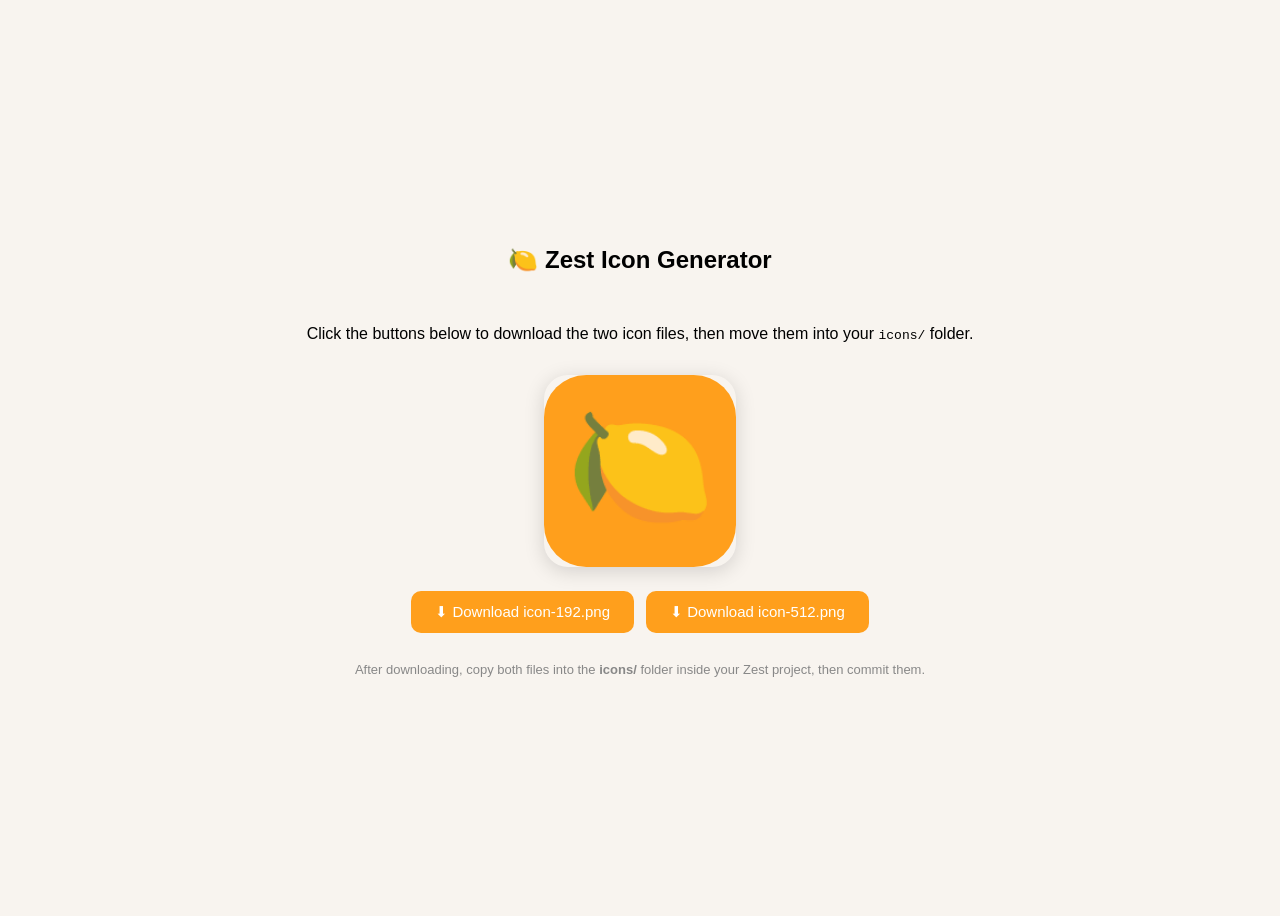
<file: make-icons.html>
<!DOCTYPE html>
<html>
<head><meta charset="UTF-8"><title>Zest Icon Generator</title>
<style>body{font-family:sans-serif;display:flex;flex-direction:column;align-items:center;justify-content:center;min-height:100vh;background:#f8f4ef;gap:16px}</style>
</head>
<body>
<h2>🍋 Zest Icon Generator</h2>
<p>Click the buttons below to download the two icon files, then move them into your <code>icons/</code> folder.</p>
<canvas id="c" style="border-radius:24px;box-shadow:0 4px 20px rgba(0,0,0,0.15)"></canvas>
<div style="display:flex;gap:12px;margin-top:8px">
  <button onclick="download(192)" style="padding:12px 24px;font-size:15px;border-radius:10px;background:#FF9F1C;color:white;border:none;cursor:pointer">⬇ Download icon-192.png</button>
  <button onclick="download(512)" style="padding:12px 24px;font-size:15px;border-radius:10px;background:#FF9F1C;color:white;border:none;cursor:pointer">⬇ Download icon-512.png</button>
</div>
<p style="color:#888;font-size:13px">After downloading, copy both files into the <strong>icons/</strong> folder inside your Zest project, then commit them.</p>

<script>
function draw(size) {
  const c = document.getElementById('c');
  c.width = size; c.height = size;
  c.style.width = Math.min(size, 200) + 'px';
  c.style.height = Math.min(size, 200) + 'px';
  const ctx = c.getContext('2d');
  const r = size * 0.22;
  // background rounded rect
  ctx.fillStyle = '#FF9F1C';
  roundRect(ctx, 0, 0, size, size, r);
  ctx.fill();
  // lemon emoji
  ctx.font = `${size * 0.62}px serif`;
  ctx.textAlign = 'center';
  ctx.textBaseline = 'middle';
  ctx.fillText('🍋', size / 2, size / 2 + size * 0.03);
  return c;
}

function roundRect(ctx, x, y, w, h, r) {
  ctx.beginPath();
  ctx.moveTo(x + r, y);
  ctx.lineTo(x + w - r, y); ctx.arcTo(x + w, y, x + w, y + r, r);
  ctx.lineTo(x + w, y + h - r); ctx.arcTo(x + w, y + h, x + w - r, y + h, r);
  ctx.lineTo(x + r, y + h); ctx.arcTo(x, y + h, x, y + h - r, r);
  ctx.lineTo(x, y + r); ctx.arcTo(x, y, x + r, y, r);
  ctx.closePath();
}

function download(size) {
  draw(size);
  const a = document.createElement('a');
  a.href = document.getElementById('c').toDataURL('image/png');
  a.download = `icon-${size}.png`;
  a.click();
}

draw(192);
</script>
</body>
</html>
</file>
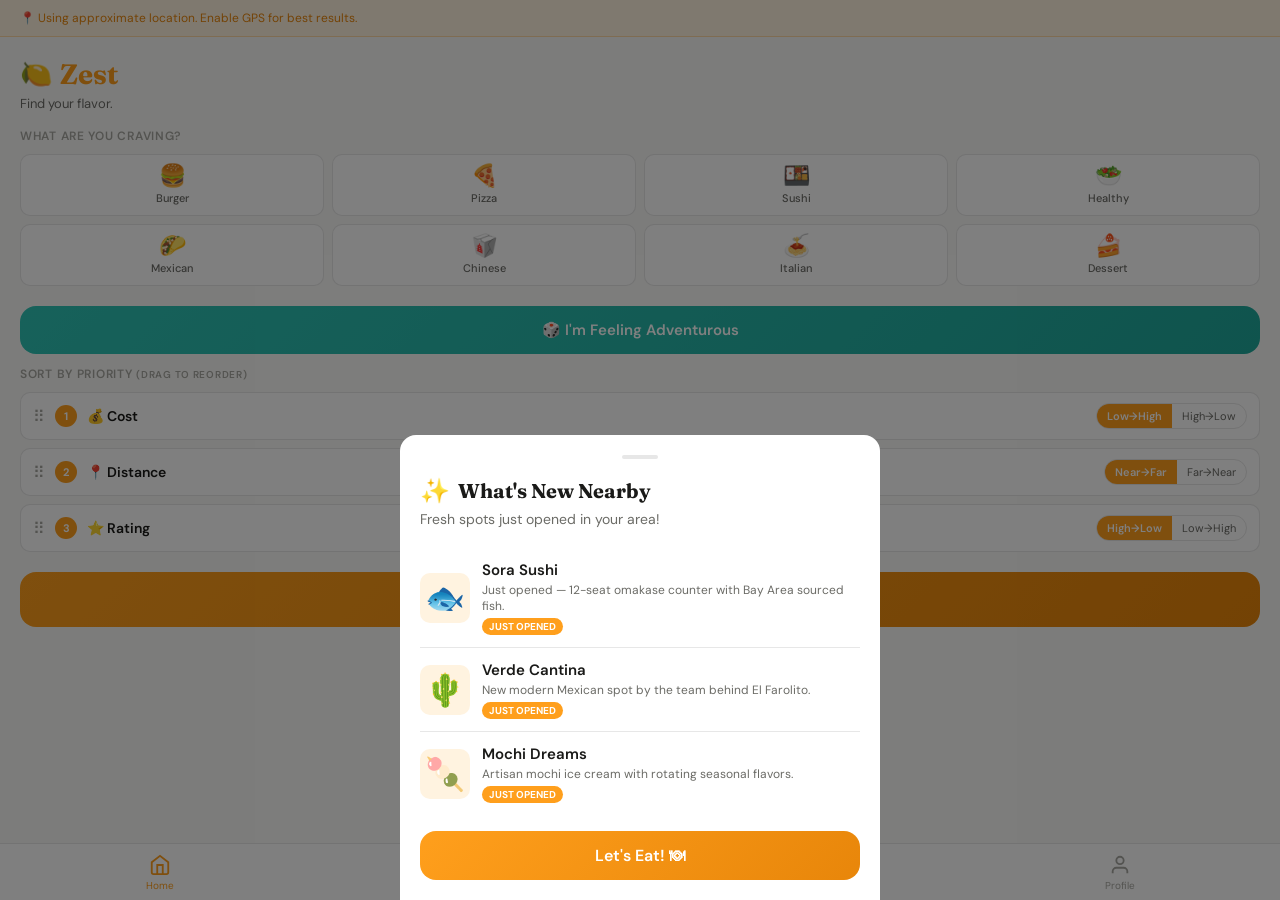
<file: Zest_Example.html>
<!DOCTYPE html>
<html lang="en">
<head>
<meta charset="UTF-8">
<meta name="viewport" content="width=device-width, initial-scale=1.0, viewport-fit=cover">
<meta name="apple-mobile-web-app-capable" content="yes">
<meta name="apple-mobile-web-app-status-bar-style" content="default">
<meta name="apple-mobile-web-app-title" content="Zest">
<meta name="theme-color" content="#FF9F1C">
<title>Zest — Find your flavor.</title>
<link rel="preconnect" href="https://fonts.googleapis.com">
<link rel="preconnect" href="https://fonts.gstatic.com" crossorigin>
<link href="https://fonts.googleapis.com/css2?family=Fraunces:ital,wght@0,400;0,600;0,700;1,400&family=DM+Sans:wght@400;500;600&display=swap" rel="stylesheet">
<style>
  :root {
    --orange: #FF9F1C;
    --orange-dark: #e8860a;
    --orange-light: #FFF3E0;
    --teal: #2EC4B6;
    --teal-dark: #1fa99c;
    --teal-light: #E0F7F5;
    --bg: #FAFAF8;
    --card: #FFFFFF;
    --text: #1A1A18;
    --text2: #6B6B66;
    --text3: #A8A8A2;
    --border: rgba(26,26,24,0.1);
    --shadow: 0 2px 16px rgba(0,0,0,0.08);
    --shadow-lg: 0 8px 32px rgba(0,0,0,0.12);
    --radius: 16px;
    --radius-sm: 10px;
    --safe-top: env(safe-area-inset-top, 0px);
    --safe-bottom: env(safe-area-inset-bottom, 0px);
  }
  * { box-sizing: border-box; margin: 0; padding: 0; -webkit-tap-highlight-color: transparent; }
  html, body { height: 100%; overflow: hidden; background: var(--bg); font-family: 'DM Sans', sans-serif; color: var(--text); }
  body { display: flex; flex-direction: column; }

  /* STATUS BAR SPACER */
  .status-bar { height: var(--safe-top); background: var(--bg); flex-shrink: 0; }

  /* SCREENS */
  .screen { display: none; flex-direction: column; height: 100%; overflow: hidden; }
  .screen.active { display: flex; }

  /* SCROLLABLE CONTENT */
  .scroll-area { flex: 1; overflow-y: auto; -webkit-overflow-scrolling: touch; }
  .scroll-area::-webkit-scrollbar { display: none; }

  /* NAV BAR */
  .bottom-nav {
    display: flex; background: var(--card); border-top: 1px solid var(--border);
    padding-bottom: var(--safe-bottom); flex-shrink: 0;
  }
  .nav-btn {
    flex: 1; display: flex; flex-direction: column; align-items: center; justify-content: center;
    padding: 10px 0 8px; border: none; background: transparent; cursor: pointer;
    font-family: 'DM Sans', sans-serif; color: var(--text3); font-size: 10px; gap: 3px;
    transition: color 0.15s;
  }
  .nav-btn.active { color: var(--orange); }
  .nav-btn svg { width: 22px; height: 22px; }

  /* HEADER */
  .page-header { padding: 20px 20px 0; }
  .logo-row { display: flex; align-items: center; gap: 8px; margin-bottom: 4px; }
  .logo-icon { font-size: 26px; }
  .logo-text { font-family: 'Fraunces', serif; font-size: 28px; font-weight: 700; color: var(--orange); }
  .tagline { font-size: 13px; color: var(--text2); margin-bottom: 16px; }

  /* MOOD CHIPS */
  .section-label { font-size: 12px; font-weight: 600; color: var(--text3); letter-spacing: 0.06em; text-transform: uppercase; margin-bottom: 10px; }
  .mood-grid { display: grid; grid-template-columns: repeat(4, 1fr); gap: 8px; margin-bottom: 20px; }
  .mood-chip {
    display: flex; flex-direction: column; align-items: center; justify-content: center;
    padding: 10px 4px; border-radius: var(--radius-sm); border: 1.5px solid var(--border);
    background: var(--card); cursor: pointer; transition: all 0.15s; gap: 4px;
    font-family: 'DM Sans', sans-serif; font-size: 11px; color: var(--text2); font-weight: 500;
  }
  .mood-chip .mood-emoji { font-size: 22px; line-height: 1; }
  .mood-chip.selected { border-color: var(--orange); background: var(--orange-light); color: var(--orange-dark); }
  .mood-chip:active { transform: scale(0.95); }

  /* ADVENTURE BUTTON */
  .adventure-btn {
    width: 100%; padding: 14px; border-radius: var(--radius); border: none;
    background: linear-gradient(135deg, var(--teal), var(--teal-dark));
    color: #fff; font-family: 'DM Sans', sans-serif; font-size: 15px; font-weight: 600;
    cursor: pointer; margin-bottom: 12px; display: flex; align-items: center; justify-content: center; gap: 8px;
    transition: opacity 0.15s;
  }
  .adventure-btn:active { opacity: 0.85; }

  /* FIND FOOD BUTTON */
  .find-btn {
    width: 100%; padding: 16px; border-radius: var(--radius); border: none;
    background: linear-gradient(135deg, var(--orange), var(--orange-dark));
    color: #fff; font-family: 'Fraunces', serif; font-size: 18px; font-weight: 600;
    cursor: pointer; margin-bottom: 8px; transition: opacity 0.15s;
  }
  .find-btn:active { opacity: 0.85; }

  /* PRIORITY FILTERS */
  .priority-section { margin-bottom: 20px; }
  .priority-item {
    display: flex; align-items: center; background: var(--card); border: 1px solid var(--border);
    border-radius: var(--radius-sm); padding: 10px 12px; margin-bottom: 8px; gap: 10px; cursor: grab;
    transition: box-shadow 0.15s;
  }
  .priority-item.dragging { box-shadow: var(--shadow-lg); opacity: 0.9; }
  .drag-handle { color: var(--text3); font-size: 16px; cursor: grab; flex-shrink: 0; }
  .priority-rank { width: 22px; height: 22px; border-radius: 50%; background: var(--orange); color: #fff; font-size: 11px; font-weight: 700; display: flex; align-items: center; justify-content: center; flex-shrink: 0; }
  .priority-name { font-weight: 600; font-size: 14px; flex: 1; }
  .priority-toggle {
    display: flex; border: 1px solid var(--border); border-radius: 20px; overflow: hidden; flex-shrink: 0;
  }
  .priority-toggle button {
    border: none; background: transparent; padding: 5px 10px; font-size: 11px; cursor: pointer;
    font-family: 'DM Sans', sans-serif; color: var(--text2); transition: all 0.15s; white-space: nowrap;
  }
  .priority-toggle button.active { background: var(--orange); color: #fff; font-weight: 600; }

  /* RESULTS SCREEN */
  .results-header { padding: 16px 20px 0; display: flex; align-items: center; justify-content: space-between; }
  .results-title { font-family: 'Fraunces', serif; font-size: 22px; font-weight: 700; }
  .results-count { font-size: 13px; color: var(--text2); margin-top: 2px; }
  .view-toggle { display: flex; border: 1.5px solid var(--border); border-radius: 10px; overflow: hidden; }
  .view-btn { padding: 6px 12px; border: none; background: transparent; cursor: pointer; font-size: 16px; transition: background 0.15s; }
  .view-btn.active { background: var(--orange); }

  /* RESTAURANT CARDS */
  .results-list { padding: 12px 20px 20px; }
  .restaurant-card {
    background: var(--card); border-radius: var(--radius); border: 1px solid var(--border);
    margin-bottom: 14px; overflow: hidden; box-shadow: var(--shadow);
  }
  .card-img { width: 100%; height: 160px; object-fit: cover; display: block; background: #eee; }
  .card-img-placeholder { width: 100%; height: 160px; display: flex; align-items: center; justify-content: center; font-size: 48px; background: linear-gradient(135deg, var(--orange-light), var(--teal-light)); }
  .card-body { padding: 14px; }
  .card-top { display: flex; align-items: flex-start; justify-content: space-between; margin-bottom: 6px; }
  .card-name { font-family: 'Fraunces', serif; font-size: 18px; font-weight: 600; flex: 1; }
  .card-price { font-size: 13px; font-weight: 600; color: var(--orange-dark); margin-left: 8px; flex-shrink: 0; }
  .card-meta { display: flex; align-items: center; gap: 10px; margin-bottom: 8px; flex-wrap: wrap; }
  .card-rating { display: flex; align-items: center; gap: 3px; font-size: 13px; font-weight: 600; color: #F5A623; }
  .card-distance { font-size: 12px; color: var(--text2); background: var(--bg); padding: 2px 8px; border-radius: 20px; }
  .card-desc { font-size: 13px; color: var(--text2); line-height: 1.5; margin-bottom: 10px; }
  .card-tags { display: flex; flex-wrap: wrap; gap: 5px; margin-bottom: 12px; }
  .tag { font-size: 11px; padding: 3px 8px; border-radius: 20px; background: var(--bg); color: var(--text2); border: 1px solid var(--border); }
  .card-actions { display: flex; gap: 8px; }
  .btn-secondary { flex: 1; padding: 10px; border-radius: var(--radius-sm); border: 1.5px solid var(--border); background: transparent; font-family: 'DM Sans', sans-serif; font-size: 13px; font-weight: 600; color: var(--text); cursor: pointer; transition: all 0.15s; }
  .btn-secondary:active { background: var(--bg); }
  .btn-primary-sm { flex: 1; padding: 10px; border-radius: var(--radius-sm); border: none; background: var(--orange); color: #fff; font-family: 'DM Sans', sans-serif; font-size: 13px; font-weight: 600; cursor: pointer; transition: opacity 0.15s; }
  .btn-primary-sm:active { opacity: 0.85; }
  .notes-badge { display: inline-flex; align-items: center; gap: 4px; font-size: 11px; color: var(--teal-dark); background: var(--teal-light); padding: 3px 8px; border-radius: 20px; margin-bottom: 8px; }

  /* MAP VIEW */
  #map-container { flex: 1; position: relative; background: #e8e0d4; display: flex; align-items: center; justify-content: center; }
  .map-placeholder { text-align: center; padding: 40px 20px; }
  .map-placeholder p { color: var(--text2); font-size: 14px; margin-top: 8px; }
  .map-pin-list { position: absolute; bottom: 0; left: 0; right: 0; background: var(--card); border-radius: var(--radius) var(--radius) 0 0; padding: 16px; max-height: 220px; overflow-y: auto; }

  /* MODALS */
  .modal-overlay {
    position: fixed; inset: 0; background: rgba(0,0,0,0.5); z-index: 1000;
    display: flex; align-items: flex-end; justify-content: center;
    opacity: 0; pointer-events: none; transition: opacity 0.25s;
  }
  .modal-overlay.open { opacity: 1; pointer-events: all; }
  .modal-sheet {
    background: var(--card); border-radius: var(--radius) var(--radius) 0 0;
    padding: 20px 20px calc(20px + var(--safe-bottom)); width: 100%; max-width: 480px;
    transform: translateY(100%); transition: transform 0.3s cubic-bezier(0.34, 1.56, 0.64, 1);
    max-height: 85vh; overflow-y: auto;
  }
  .modal-sheet::-webkit-scrollbar { display: none; }
  .modal-overlay.open .modal-sheet { transform: translateY(0); }
  .modal-handle { width: 36px; height: 4px; background: var(--border); border-radius: 2px; margin: 0 auto 16px; }
  .modal-title { font-family: 'Fraunces', serif; font-size: 20px; font-weight: 700; margin-bottom: 6px; }
  .modal-subtitle { font-size: 14px; color: var(--text2); margin-bottom: 20px; }
  .modal-label { font-size: 13px; font-weight: 600; color: var(--text2); margin-bottom: 6px; display: block; }
  .modal-select {
    width: 100%; padding: 12px; border-radius: var(--radius-sm); border: 1.5px solid var(--border);
    font-family: 'DM Sans', sans-serif; font-size: 14px; background: var(--bg); color: var(--text);
    margin-bottom: 14px; appearance: none; -webkit-appearance: none;
  }
  .modal-input, .modal-textarea {
    width: 100%; padding: 12px; border-radius: var(--radius-sm); border: 1.5px solid var(--border);
    font-family: 'DM Sans', sans-serif; font-size: 14px; background: var(--bg); color: var(--text);
    margin-bottom: 14px; outline: none;
  }
  .modal-input:focus, .modal-textarea:focus, .modal-select:focus { border-color: var(--orange); }
  .modal-textarea { height: 90px; resize: none; }
  .star-rating { display: flex; gap: 8px; margin-bottom: 16px; }
  .star-btn { font-size: 28px; cursor: pointer; opacity: 0.3; transition: opacity 0.1s; border: none; background: none; padding: 0; }
  .star-btn.lit { opacity: 1; }
  .modal-btn {
    width: 100%; padding: 14px; border-radius: var(--radius); border: none;
    background: linear-gradient(135deg, var(--orange), var(--orange-dark));
    color: #fff; font-family: 'DM Sans', sans-serif; font-size: 16px; font-weight: 600;
    cursor: pointer; margin-top: 4px; transition: opacity 0.15s;
  }
  .modal-btn:active { opacity: 0.85; }
  .modal-btn-secondary {
    width: 100%; padding: 12px; border-radius: var(--radius); border: 1.5px solid var(--border);
    background: transparent; font-family: 'DM Sans', sans-serif; font-size: 14px; font-weight: 500;
    color: var(--text); cursor: pointer; margin-top: 8px;
  }

  /* PROFILE SCREEN */
  .profile-section { padding: 16px 20px; }
  .profile-card { background: var(--card); border-radius: var(--radius); border: 1px solid var(--border); padding: 16px; margin-bottom: 12px; }
  .profile-card-title { font-weight: 700; font-size: 15px; margin-bottom: 12px; }
  .pref-chip-row { display: flex; flex-wrap: wrap; gap: 7px; }
  .pref-chip {
    padding: 7px 13px; border-radius: 20px; border: 1.5px solid var(--border);
    font-size: 13px; cursor: pointer; transition: all 0.15s; background: var(--card); color: var(--text2);
  }
  .pref-chip.selected { border-color: var(--teal); background: var(--teal-light); color: var(--teal-dark); font-weight: 600; }
  .exclusion-item { display: flex; align-items: center; justify-content: space-between; padding: 8px 0; border-bottom: 1px solid var(--border); }
  .exclusion-item:last-child { border-bottom: none; }
  .exclusion-name { font-size: 14px; }
  .exclusion-type { font-size: 11px; color: var(--text3); }
  .remove-btn { font-size: 18px; color: var(--text3); cursor: pointer; border: none; background: none; padding: 4px 8px; }
  .budget-row { display: flex; gap: 8px; }
  .budget-chip {
    flex: 1; padding: 10px; border-radius: var(--radius-sm); border: 1.5px solid var(--border);
    text-align: center; font-size: 14px; font-weight: 600; cursor: pointer; transition: all 0.15s;
    background: var(--card); color: var(--text2);
  }
  .budget-chip.selected { border-color: var(--orange); background: var(--orange-light); color: var(--orange-dark); }
  .export-btn {
    width: 100%; padding: 13px; border-radius: var(--radius); border: 1.5px solid var(--teal);
    background: transparent; color: var(--teal-dark); font-family: 'DM Sans', sans-serif;
    font-size: 15px; font-weight: 600; cursor: pointer; margin-top: 4px;
  }

  /* NOTES SCREEN */
  .notes-list { padding: 12px 20px 20px; }
  .note-card { background: var(--card); border-radius: var(--radius); border: 1px solid var(--border); padding: 14px; margin-bottom: 12px; }
  .note-restaurant { font-family: 'Fraunces', serif; font-size: 16px; font-weight: 600; }
  .note-date { font-size: 11px; color: var(--text3); margin-bottom: 8px; margin-top: 2px; }
  .note-stars { color: #F5A623; font-size: 14px; margin-bottom: 6px; }
  .note-items { font-size: 13px; color: var(--text2); margin-bottom: 4px; }
  .note-body { font-size: 13px; color: var(--text); font-style: italic; }

  /* WHAT'S NEW MODAL */
  .new-restaurant-item { display: flex; gap: 12px; align-items: center; padding: 12px 0; border-bottom: 1px solid var(--border); }
  .new-restaurant-item:last-child { border-bottom: none; }
  .new-emoji { font-size: 32px; width: 50px; height: 50px; display: flex; align-items: center; justify-content: center; background: var(--orange-light); border-radius: var(--radius-sm); flex-shrink: 0; }
  .new-info .new-name { font-weight: 600; font-size: 15px; }
  .new-info .new-desc { font-size: 12px; color: var(--text2); margin-top: 2px; }
  .new-badge { display: inline-block; font-size: 10px; font-weight: 700; background: var(--orange); color: #fff; padding: 2px 7px; border-radius: 10px; margin-top: 4px; }

  /* EMPTY STATE */
  .empty-state { text-align: center; padding: 60px 30px; }
  .empty-icon { font-size: 52px; margin-bottom: 12px; }
  .empty-title { font-family: 'Fraunces', serif; font-size: 20px; font-weight: 600; margin-bottom: 8px; }
  .empty-desc { font-size: 14px; color: var(--text2); line-height: 1.6; }

  /* TOAST */
  .toast {
    position: fixed; bottom: calc(80px + var(--safe-bottom)); left: 20px; right: 20px;
    background: var(--text); color: #fff; padding: 12px 16px; border-radius: var(--radius-sm);
    font-size: 14px; font-weight: 500; z-index: 2000; text-align: center;
    transform: translateY(20px); opacity: 0; transition: all 0.3s; pointer-events: none;
  }
  .toast.show { transform: translateY(0); opacity: 1; }

  /* LOADING */
  .loading-state { display: flex; flex-direction: column; align-items: center; justify-content: center; flex: 1; gap: 12px; }
  .spinner { width: 32px; height: 32px; border: 3px solid var(--border); border-top-color: var(--orange); border-radius: 50%; animation: spin 0.7s linear infinite; }
  @keyframes spin { to { transform: rotate(360deg); } }

  /* LOCATION BANNER */
  .location-banner { background: var(--orange-light); border-bottom: 1px solid rgba(255,159,28,0.3); padding: 10px 20px; font-size: 12px; color: var(--orange-dark); display: none; align-items: center; gap: 8px; }
  .location-banner.show { display: flex; }
</style>
</head>
<body>

<div class="status-bar"></div>

<!-- HOME SCREEN -->
<div class="screen active" id="screen-home">
  <div class="location-banner" id="location-banner">
    📍 Using approximate location. Enable GPS for best results.
  </div>
  <div class="scroll-area">
    <div class="page-header">
      <div class="logo-row">
        <span class="logo-icon">🍋</span>
        <span class="logo-text">Zest</span>
      </div>
      <p class="tagline">Find your flavor.</p>

      <p class="section-label">What are you craving?</p>
      <div class="mood-grid" id="mood-grid">
        <button class="mood-chip" data-mood="burger"><span class="mood-emoji">🍔</span>Burger</button>
        <button class="mood-chip" data-mood="pizza"><span class="mood-emoji">🍕</span>Pizza</button>
        <button class="mood-chip" data-mood="sushi"><span class="mood-emoji">🍱</span>Sushi</button>
        <button class="mood-chip" data-mood="healthy"><span class="mood-emoji">🥗</span>Healthy</button>
        <button class="mood-chip" data-mood="mexican"><span class="mood-emoji">🌮</span>Mexican</button>
        <button class="mood-chip" data-mood="chinese"><span class="mood-emoji">🥡</span>Chinese</button>
        <button class="mood-chip" data-mood="italian"><span class="mood-emoji">🍝</span>Italian</button>
        <button class="mood-chip" data-mood="dessert"><span class="mood-emoji">🍰</span>Dessert</button>
      </div>

      <button class="adventure-btn" id="adventure-btn">🎲 I'm Feeling Adventurous</button>

      <p class="section-label">Sort by priority <span style="font-size:10px;color:var(--text3)">(drag to reorder)</span></p>
      <div class="priority-section" id="priority-list">
        <div class="priority-item" draggable="true" data-priority="cost">
          <span class="drag-handle">⠿</span>
          <span class="priority-rank">1</span>
          <span class="priority-name">💰 Cost</span>
          <div class="priority-toggle">
            <button class="active" data-dir="asc">Low→High</button>
            <button data-dir="desc">High→Low</button>
          </div>
        </div>
        <div class="priority-item" draggable="true" data-priority="distance">
          <span class="drag-handle">⠿</span>
          <span class="priority-rank">2</span>
          <span class="priority-name">📍 Distance</span>
          <div class="priority-toggle">
            <button class="active" data-dir="asc">Near→Far</button>
            <button data-dir="desc">Far→Near</button>
          </div>
        </div>
        <div class="priority-item" draggable="true" data-priority="rating">
          <span class="drag-handle">⠿</span>
          <span class="priority-rank">3</span>
          <span class="priority-name">⭐ Rating</span>
          <div class="priority-toggle">
            <button class="active" data-dir="desc">High→Low</button>
            <button data-dir="asc">Low→High</button>
          </div>
        </div>
      </div>

      <button class="find-btn" id="find-btn">Find Food 🍽</button>
    </div>
  </div>
  <nav class="bottom-nav">
    <button class="nav-btn active" onclick="showScreen('home')">
      <svg viewBox="0 0 24 24" fill="none" stroke="currentColor" stroke-width="2"><path d="M3 9l9-7 9 7v11a2 2 0 0 1-2 2H5a2 2 0 0 1-2-2z"/><polyline points="9 22 9 12 15 12 15 22"/></svg>
      Home
    </button>
    <button class="nav-btn" onclick="showScreen('results')">
      <svg viewBox="0 0 24 24" fill="none" stroke="currentColor" stroke-width="2"><circle cx="11" cy="11" r="8"/><line x1="21" y1="21" x2="16.65" y2="16.65"/></svg>
      Discover
    </button>
    <button class="nav-btn" onclick="showScreen('notes')">
      <svg viewBox="0 0 24 24" fill="none" stroke="currentColor" stroke-width="2"><path d="M14 2H6a2 2 0 0 0-2 2v16a2 2 0 0 0 2 2h12a2 2 0 0 0 2-2V8z"/><polyline points="14 2 14 8 20 8"/><line x1="16" y1="13" x2="8" y2="13"/><line x1="16" y1="17" x2="8" y2="17"/><polyline points="10 9 9 9 8 9"/></svg>
      My Notes
    </button>
    <button class="nav-btn" onclick="showScreen('profile')">
      <svg viewBox="0 0 24 24" fill="none" stroke="currentColor" stroke-width="2"><path d="M20 21v-2a4 4 0 0 0-4-4H8a4 4 0 0 0-4 4v2"/><circle cx="12" cy="7" r="4"/></svg>
      Profile
    </button>
  </nav>
</div>

<!-- RESULTS SCREEN -->
<div class="screen" id="screen-results">
  <div class="results-header">
    <div>
      <div class="results-title" id="results-title">Results</div>
      <div class="results-count" id="results-count"></div>
    </div>
    <div class="view-toggle">
      <button class="view-btn active" id="list-view-btn" onclick="setView('list')">☰</button>
      <button class="view-btn" id="map-view-btn" onclick="setView('map')">🗺</button>
    </div>
  </div>

  <div id="list-view" class="scroll-area">
    <div class="results-list" id="results-list"></div>
  </div>

  <div id="map-view" style="flex:1;display:none;flex-direction:column;">
    <div id="map-container">
      <div class="map-placeholder">
        <div style="font-size:48px">🗺</div>
        <p>Map view — pins shown below</p>
      </div>
    </div>
    <div class="map-pin-list" id="map-pin-list"></div>
  </div>

  <nav class="bottom-nav">
    <button class="nav-btn" onclick="showScreen('home')">
      <svg viewBox="0 0 24 24" fill="none" stroke="currentColor" stroke-width="2"><path d="M3 9l9-7 9 7v11a2 2 0 0 1-2 2H5a2 2 0 0 1-2-2z"/><polyline points="9 22 9 12 15 12 15 22"/></svg>
      Home
    </button>
    <button class="nav-btn active" onclick="showScreen('results')">
      <svg viewBox="0 0 24 24" fill="none" stroke="currentColor" stroke-width="2"><circle cx="11" cy="11" r="8"/><line x1="21" y1="21" x2="16.65" y2="16.65"/></svg>
      Discover
    </button>
    <button class="nav-btn" onclick="showScreen('notes')">
      <svg viewBox="0 0 24 24" fill="none" stroke="currentColor" stroke-width="2"><path d="M14 2H6a2 2 0 0 0-2 2v16a2 2 0 0 0 2 2h12a2 2 0 0 0 2-2V8z"/><polyline points="14 2 14 8 20 8"/><line x1="16" y1="13" x2="8" y2="13"/><line x1="16" y1="17" x2="8" y2="17"/><polyline points="10 9 9 9 8 9"/></svg>
      My Notes
    </button>
    <button class="nav-btn" onclick="showScreen('profile')">
      <svg viewBox="0 0 24 24" fill="none" stroke="currentColor" stroke-width="2"><path d="M20 21v-2a4 4 0 0 0-4-4H8a4 4 0 0 0-4 4v2"/><circle cx="12" cy="7" r="4"/></svg>
      Profile
    </button>
  </nav>
</div>

<!-- NOTES SCREEN -->
<div class="screen" id="screen-notes">
  <div class="page-header" style="padding-bottom:12px">
    <div class="logo-row"><span style="font-size:22px">📓</span><span style="font-family:Fraunces,serif;font-size:24px;font-weight:700">My Notes</span></div>
    <p class="tagline">Your personal food diary</p>
  </div>
  <div class="scroll-area">
    <div class="notes-list" id="notes-list"></div>
  </div>
  <nav class="bottom-nav">
    <button class="nav-btn" onclick="showScreen('home')">
      <svg viewBox="0 0 24 24" fill="none" stroke="currentColor" stroke-width="2"><path d="M3 9l9-7 9 7v11a2 2 0 0 1-2 2H5a2 2 0 0 1-2-2z"/><polyline points="9 22 9 12 15 12 15 22"/></svg>
      Home
    </button>
    <button class="nav-btn" onclick="showScreen('results')">
      <svg viewBox="0 0 24 24" fill="none" stroke="currentColor" stroke-width="2"><circle cx="11" cy="11" r="8"/><line x1="21" y1="21" x2="16.65" y2="16.65"/></svg>
      Discover
    </button>
    <button class="nav-btn active" onclick="showScreen('notes')">
      <svg viewBox="0 0 24 24" fill="none" stroke="currentColor" stroke-width="2"><path d="M14 2H6a2 2 0 0 0-2 2v16a2 2 0 0 0 2 2h12a2 2 0 0 0 2-2V8z"/><polyline points="14 2 14 8 20 8"/><line x1="16" y1="13" x2="8" y2="13"/><line x1="16" y1="17" x2="8" y2="17"/><polyline points="10 9 9 9 8 9"/></svg>
      My Notes
    </button>
    <button class="nav-btn" onclick="showScreen('profile')">
      <svg viewBox="0 0 24 24" fill="none" stroke="currentColor" stroke-width="2"><path d="M20 21v-2a4 4 0 0 0-4-4H8a4 4 0 0 0-4 4v2"/><circle cx="12" cy="7" r="4"/></svg>
      Profile
    </button>
  </nav>
</div>

<!-- PROFILE SCREEN -->
<div class="screen" id="screen-profile">
  <div class="page-header" style="padding-bottom:12px">
    <div class="logo-row"><span style="font-size:22px">🙋</span><span style="font-family:Fraunces,serif;font-size:24px;font-weight:700">My Profile</span></div>
    <p class="tagline">Personalize your experience</p>
  </div>
  <div class="scroll-area">
    <div class="profile-section">
      <div class="profile-card">
        <div class="profile-card-title">💸 Budget Preference</div>
        <div class="budget-row" id="budget-row">
          <button class="budget-chip" data-budget="1">$<br><span style="font-size:10px;color:var(--text3)">Budget</span></button>
          <button class="budget-chip selected" data-budget="2">$$<br><span style="font-size:10px;color:var(--text3)">Mid-range</span></button>
          <button class="budget-chip" data-budget="3">$$$<br><span style="font-size:10px;color:var(--text3)">Splurge</span></button>
        </div>
      </div>

      <div class="profile-card">
        <div class="profile-card-title">🥦 Dietary Restrictions</div>
        <div class="pref-chip-row" id="dietary-chips">
          <button class="pref-chip" data-diet="vegan">🌱 Vegan</button>
          <button class="pref-chip" data-diet="vegetarian">🥕 Vegetarian</button>
          <button class="pref-chip" data-diet="gluten-free">🌾 Gluten-Free</button>
          <button class="pref-chip" data-diet="dairy-free">🥛 Dairy-Free</button>
          <button class="pref-chip" data-diet="nut-free">🥜 Nut-Free</button>
          <button class="pref-chip" data-diet="halal">☪️ Halal</button>
          <button class="pref-chip" data-diet="kosher">✡️ Kosher</button>
        </div>
      </div>

      <div class="profile-card">
        <div class="profile-card-title">❤️ Favorite Cuisines</div>
        <div class="pref-chip-row" id="fav-cuisine-chips">
          <button class="pref-chip" data-fav="burger">🍔 Burgers</button>
          <button class="pref-chip" data-fav="pizza">🍕 Pizza</button>
          <button class="pref-chip" data-fav="sushi">🍱 Sushi</button>
          <button class="pref-chip" data-fav="healthy">🥗 Healthy</button>
          <button class="pref-chip" data-fav="mexican">🌮 Mexican</button>
          <button class="pref-chip" data-fav="chinese">🥡 Chinese</button>
          <button class="pref-chip" data-fav="italian">🍝 Italian</button>
          <button class="pref-chip" data-fav="dessert">🍰 Dessert</button>
        </div>
      </div>

      <div class="profile-card">
        <div class="profile-card-title">🚫 Exclusions</div>
        <div id="exclusions-list"><p style="font-size:13px;color:var(--text3)">No exclusions yet. Tap "Not for me" on any restaurant to add one.</p></div>
      </div>

      <button class="export-btn" id="export-btn">📤 Export My Data</button>
      <p style="font-size:11px;color:var(--text3);text-align:center;margin-top:8px">Data is stored locally on your device. Export to save a copy to Files.</p>
    </div>
  </div>
  <nav class="bottom-nav">
    <button class="nav-btn" onclick="showScreen('home')">
      <svg viewBox="0 0 24 24" fill="none" stroke="currentColor" stroke-width="2"><path d="M3 9l9-7 9 7v11a2 2 0 0 1-2 2H5a2 2 0 0 1-2-2z"/><polyline points="9 22 9 12 15 12 15 22"/></svg>
      Home
    </button>
    <button class="nav-btn" onclick="showScreen('results')">
      <svg viewBox="0 0 24 24" fill="none" stroke="currentColor" stroke-width="2"><circle cx="11" cy="11" r="8"/><line x1="21" y1="21" x2="16.65" y2="16.65"/></svg>
      Discover
    </button>
    <button class="nav-btn" onclick="showScreen('notes')">
      <svg viewBox="0 0 24 24" fill="none" stroke="currentColor" stroke-width="2"><path d="M14 2H6a2 2 0 0 0-2 2v16a2 2 0 0 0 2 2h12a2 2 0 0 0 2-2V8z"/><polyline points="14 2 14 8 20 8"/><line x1="16" y1="13" x2="8" y2="13"/><line x1="16" y1="17" x2="8" y2="17"/><polyline points="10 9 9 9 8 9"/></svg>
      My Notes
    </button>
    <button class="nav-btn active" onclick="showScreen('profile')">
      <svg viewBox="0 0 24 24" fill="none" stroke="currentColor" stroke-width="2"><path d="M20 21v-2a4 4 0 0 0-4-4H8a4 4 0 0 0-4 4v2"/><circle cx="12" cy="7" r="4"/></svg>
      Profile
    </button>
  </nav>
</div>

<!-- REJECT MODAL -->
<div class="modal-overlay" id="reject-modal">
  <div class="modal-sheet">
    <div class="modal-handle"></div>
    <div style="font-size:32px;margin-bottom:8px">🤔</div>
    <div class="modal-title">No worries!</div>
    <div class="modal-subtitle">We'll find something better. What didn't work?</div>
    <label class="modal-label">Tell us why</label>
    <select class="modal-select" id="reject-reason">
      <option value="restaurant">I don't like this specific restaurant</option>
      <option value="cuisine">I don't like this cuisine genre</option>
    </select>
    <button class="modal-btn" id="reject-confirm-btn">Got it, skip this one</button>
    <button class="modal-btn-secondary" onclick="closeModal('reject-modal')">Actually, never mind</button>
  </div>
</div>

<!-- NOTE MODAL -->
<div class="modal-overlay" id="note-modal">
  <div class="modal-sheet">
    <div class="modal-handle"></div>
    <div style="font-size:32px;margin-bottom:8px">✍️</div>
    <div class="modal-title" id="note-modal-title">Add a Note</div>
    <div class="modal-subtitle">Great choice! Leave yourself some notes for next time.</div>
    <label class="modal-label">What did you order?</label>
    <input type="text" class="modal-input" id="note-orders" placeholder="e.g. Double cheeseburger, sweet potato fries">
    <label class="modal-label">Your personal rating</label>
    <div class="star-rating" id="star-rating">
      <button class="star-btn" data-star="1">⭐</button>
      <button class="star-btn" data-star="2">⭐</button>
      <button class="star-btn" data-star="3">⭐</button>
      <button class="star-btn" data-star="4">⭐</button>
      <button class="star-btn" data-star="5">⭐</button>
    </div>
    <label class="modal-label">Notes (optional)</label>
    <textarea class="modal-textarea" id="note-text" placeholder="e.g. Get the spicy tuna roll, avoid the edamame..."></textarea>
    <button class="modal-btn" id="note-save-btn">💾 Save Note</button>
    <button class="modal-btn-secondary" onclick="closeModal('note-modal')">Cancel</button>
  </div>
</div>

<!-- WHAT'S NEW MODAL -->
<div class="modal-overlay" id="whats-new-modal">
  <div class="modal-sheet">
    <div class="modal-handle"></div>
    <div style="display:flex;align-items:center;gap:8px;margin-bottom:4px">
      <span style="font-size:24px">✨</span>
      <div class="modal-title" style="margin-bottom:0">What's New Nearby</div>
    </div>
    <div class="modal-subtitle" id="whats-new-subtitle">Fresh spots just opened in your area!</div>
    <div id="whats-new-list"></div>
    <button class="modal-btn" onclick="closeModal('whats-new-modal')" style="margin-top:16px">Let's Eat! 🍽</button>
  </div>
</div>

<div class="toast" id="toast"></div>

<script>
// ========== DATA ==========
const RESTAURANTS = [
  { id:1, name:"Nopa", cuisine:"healthy", price:3, rating:4.5, lat:37.7762, lng:-122.4248, description:"Farm-to-table wood-fired fare in a beautiful converted bank building.", tags:["Farm-to-table","Wood-fired","Cocktails"], emoji:"🌿" },
  { id:2, name:"In-N-Out Burger", cuisine:"burger", price:1, rating:4.4, lat:37.7849, lng:-122.4094, description:"The legendary California chain. Animal-style is non-negotiable.", tags:["Classic","Fast","Animal style"], emoji:"🍔" },
  { id:3, name:"Delfina", cuisine:"italian", price:2, rating:4.6, lat:37.7584, lng:-122.4213, description:"Beloved neighborhood Italian with incredible thin-crust pizza and pasta.", tags:["Pizza","Pasta","BYOB"], emoji:"🍕" },
  { id:4, name:"Nopalito", cuisine:"mexican", price:2, rating:4.5, lat:37.7779, lng:-122.4409, description:"Organic Mexican comfort food with housemade tortillas and mezcal cocktails.", tags:["Organic","Mezcal","Handmade"], emoji:"🌮" },
  { id:5, name:"Ippudo", cuisine:"chinese", price:2, rating:4.3, lat:37.7857, lng:-122.4075, description:"Hakata-style tonkotsu ramen with rich broth and perfectly chewy noodles.", tags:["Ramen","Tonkotsu","Buns"], emoji:"🍜" },
  { id:6, name:"Omakase", cuisine:"sushi", price:3, rating:4.8, lat:37.7754, lng:-122.3958, description:"18-course omakase journey with the finest seasonal fish. Book weeks ahead.", tags:["Omakase","Premium","Seasonal"], emoji:"🍣" },
  { id:7, name:"Tartine Manufactory", cuisine:"healthy", price:2, rating:4.7, lat:37.7601, lng:-122.4137, description:"Iconic bakery and all-day café with open-fire cooking and natural wine.", tags:["Bakery","Pastries","Natural wine"], emoji:"🥐" },
  { id:8, name:"Burma Superstar", cuisine:"chinese", price:2, rating:4.4, lat:37.7760, lng:-122.4645, description:"Celebrated Burmese cuisine. The tea leaf salad is absolutely iconic.", tags:["Burmese","Tea leaf salad","Unique"], emoji:"🥗" },
  { id:9, name:"El Farolito", cuisine:"mexican", price:1, rating:4.5, lat:37.7533, lng:-122.4155, description:"Mission district legend. The best late-night burrito in the city, no contest.", tags:["Burrito","Late night","Cash only"], emoji:"🌯" },
  { id:10, name:"Humphry Slocombe", cuisine:"dessert", price:1, rating:4.6, lat:37.7589, lng:-122.4136, description:"Inventive ice cream flavors like Secret Breakfast and foie gras. Iconic.", tags:["Ice cream","Inventive","SF staple"], emoji:"🍦" },
  { id:11, name:"Che Fico", cuisine:"italian", price:3, rating:4.6, lat:37.7785, lng:-122.4421, description:"Wood-fired Italian in a stunning space. The cacio e pepe pizza is legendary.", tags:["Wood-fired","Pasta","Cocktails"], emoji:"🍝" },
  { id:12, name:"4505 Burgers & BBQ", cuisine:"burger", price:2, rating:4.3, lat:37.7706, lng:-122.4371, description:"Craft burgers from the folks behind the beloved 4505 Meats butcher shop.", tags:["Craft","BBQ","Local"], emoji:"🍖" },
  { id:13, name:"Hinodeya Ramen", cuisine:"chinese", price:2, rating:4.4, lat:37.7846, lng:-122.4080, description:"Cozy Japantown ramen spot with inventive vegan-friendly broths.", tags:["Ramen","Vegan-friendly","Japantown"], emoji:"🍜" },
  { id:14, name:"Nojo Ramen Tavern", cuisine:"sushi", price:2, rating:4.2, lat:37.7768, lng:-122.4292, description:"Japanese pub with excellent ramen, small bites, and natural sake.", tags:["Izakaya","Natural sake","Ramen"], emoji:"🍶" },
  { id:15, name:"Gracias Madre", cuisine:"mexican", price:2, rating:4.3, lat:37.7648, lng:-122.4225, description:"Plant-based Mexican with stunning cocktails and a beautiful patio.", tags:["Vegan","Plant-based","Cocktails"], emoji:"🌱" },
  { id:16, name:"Arsicault Bakery", cuisine:"dessert", price:1, rating:4.8, lat:37.7860, lng:-122.4569, description:"Home of what many call the best croissant in America. Get there early.", tags:["Bakery","Croissants","Worth the wait"], emoji:"🥐" },
  { id:17, name:"The Bird", cuisine:"burger", price:1, rating:4.4, lat:37.7881, lng:-122.4047, description:"Crispy chicken sandwiches that'll ruin every other chicken sandwich for you.", tags:["Chicken","Sandwiches","Quick"], emoji:"🐔" },
  { id:18, name:"Namu Gaji", cuisine:"healthy", price:2, rating:4.5, lat:37.7583, lng:-122.4215, description:"Korean-inspired California cuisine with incredible seasonal small plates.", tags:["Korean","Seasonal","Small plates"], emoji:"🥬" },
];

const WHATS_NEW = [
  { name:"Sora Sushi", cuisine:"sushi", desc:"Just opened — 12-seat omakase counter with Bay Area sourced fish.", emoji:"🐟" },
  { name:"Verde Cantina", cuisine:"mexican", desc:"New modern Mexican spot by the team behind El Farolito.", emoji:"🌵" },
  { name:"Mochi Dreams", cuisine:"dessert", desc:"Artisan mochi ice cream with rotating seasonal flavors.", emoji:"🍡" },
];

// ========== STATE ==========
let userLat = 37.7749, userLng = -122.4194; // Default SF
let selectedMood = null;
let currentRestaurantId = null;
let noteStarRating = 0;
let priorities = [
  { key:'cost', label:'💰 Cost', dir:'asc' },
  { key:'distance', label:'📍 Distance', dir:'asc' },
  { key:'rating', label:'⭐ Rating', dir:'desc' },
];

// ========== STORAGE ==========
function loadData(key, fallback) {
  try { const v = localStorage.getItem(key); return v ? JSON.parse(v) : fallback; } catch { return fallback; }
}
function saveData(key, value) {
  try { localStorage.setItem(key, JSON.stringify(value)); } catch(e) { console.warn('Storage full', e); }
}

let exclusions = loadData('zest_exclusions', { restaurants: [], cuisines: [] });
let notes = loadData('zest_notes', []);
let profile = loadData('zest_profile', { budget: 2, dietary: [], favorites: [] });
let settings = loadData('zest_settings', { whatsNewCount: 0 });

function persist() {
  saveData('zest_exclusions', exclusions);
  saveData('zest_notes', notes);
  saveData('zest_profile', profile);
  saveData('zest_settings', settings);
}

// ========== LOCATION ==========
function initLocation() {
  if (!navigator.geolocation) {
    document.getElementById('location-banner').classList.add('show');
    return;
  }
  navigator.geolocation.getCurrentPosition(
    pos => { userLat = pos.coords.latitude; userLng = pos.coords.longitude; },
    () => { document.getElementById('location-banner').classList.add('show'); }
  );
}

function distanceMiles(lat1, lon1, lat2, lon2) {
  const R = 3959, dLat = (lat2-lat1)*Math.PI/180, dLon = (lon2-lon1)*Math.PI/180;
  const a = Math.sin(dLat/2)**2 + Math.cos(lat1*Math.PI/180)*Math.cos(lat2*Math.PI/180)*Math.sin(dLon/2)**2;
  return R * 2 * Math.atan2(Math.sqrt(a), Math.sqrt(1-a));
}

// ========== SCREENS ==========
function showScreen(name) {
  document.querySelectorAll('.screen').forEach(s => s.classList.remove('active'));
  document.getElementById('screen-' + name).classList.add('active');
  if (name === 'notes') renderNotes();
  if (name === 'profile') renderProfile();
}

// ========== MOOD ==========
document.getElementById('mood-grid').addEventListener('click', e => {
  const chip = e.target.closest('.mood-chip');
  if (!chip) return;
  document.querySelectorAll('.mood-chip').forEach(c => c.classList.remove('selected'));
  chip.classList.add('selected');
  selectedMood = chip.dataset.mood;
});

document.getElementById('adventure-btn').addEventListener('click', () => {
  const moods = ['burger','pizza','sushi','healthy','mexican','chinese','italian','dessert'];
  const random = moods[Math.floor(Math.random() * moods.length)];
  selectedMood = random;
  document.querySelectorAll('.mood-chip').forEach(c => {
    c.classList.toggle('selected', c.dataset.mood === random);
  });
  showToast('🎲 Going with ' + random.charAt(0).toUpperCase() + random.slice(1) + '!');
  setTimeout(doSearch, 400);
});

// ========== PRIORITIES (DRAG) ==========
const priorityList = document.getElementById('priority-list');
let dragItem = null;

priorityList.addEventListener('dragstart', e => {
  dragItem = e.target.closest('.priority-item');
  dragItem.classList.add('dragging');
});
priorityList.addEventListener('dragend', () => {
  dragItem?.classList.remove('dragging');
  dragItem = null;
  updatePriorityRanks();
  syncPriorityState();
});
priorityList.addEventListener('dragover', e => {
  e.preventDefault();
  const over = e.target.closest('.priority-item');
  if (over && over !== dragItem) {
    const items = [...priorityList.children];
    const overIdx = items.indexOf(over), dragIdx = items.indexOf(dragItem);
    if (overIdx > dragIdx) priorityList.insertBefore(dragItem, over.nextSibling);
    else priorityList.insertBefore(dragItem, over);
  }
});

priorityList.addEventListener('click', e => {
  const btn = e.target.closest('.priority-toggle button');
  if (!btn) return;
  const toggle = btn.closest('.priority-toggle');
  toggle.querySelectorAll('button').forEach(b => b.classList.remove('active'));
  btn.classList.add('active');
  syncPriorityState();
});

function updatePriorityRanks() {
  [...priorityList.children].forEach((item, i) => {
    item.querySelector('.priority-rank').textContent = i + 1;
  });
}

function syncPriorityState() {
  priorities = [...priorityList.children].map(item => {
    const activeBtn = item.querySelector('.priority-toggle button.active');
    return { key: item.dataset.priority, label: item.querySelector('.priority-name').textContent, dir: activeBtn?.dataset.dir || 'asc' };
  });
}

// ========== SEARCH ==========
document.getElementById('find-btn').addEventListener('click', () => {
  if (!selectedMood) { showToast('Pick a craving first! 👆'); return; }
  doSearch();
});

function doSearch() {
  syncPriorityState();
  let results = RESTAURANTS.filter(r => {
    if (r.cuisine !== selectedMood) return false;
    if (exclusions.cuisines.includes(r.cuisine)) return false;
    if (exclusions.restaurants.includes(r.id)) return false;
    return true;
  });

  results = results.map(r => ({ ...r, distance: distanceMiles(userLat, userLng, r.lat, r.lng) }));

  // Apply personal rating boosts/exclusions
  const personalExcludes = notes.filter(n => n.myRating === 1).map(n => n.restaurantId);
  const boosts = notes.filter(n => n.myRating >= 4).map(n => n.restaurantId);
  results = results.filter(r => !personalExcludes.includes(r.id));

  results.sort((a, b) => {
    for (const p of priorities) {
      let va, vb;
      if (p.key === 'cost') { va = a.price; vb = b.price; }
      else if (p.key === 'distance') { va = a.distance; vb = b.distance; }
      else { va = a.rating; vb = b.rating; }
      if (boosts.includes(a.id)) va = p.dir === 'asc' ? va - 0.5 : va + 0.5;
      if (boosts.includes(b.id)) vb = p.dir === 'asc' ? vb - 0.5 : vb + 0.5;
      const cmp = p.dir === 'asc' ? va - vb : vb - va;
      if (cmp !== 0) return cmp;
    }
    return 0;
  });

  renderResults(results);
  showScreen('results');
}

// ========== RENDER RESULTS ==========
function renderResults(results) {
  const moodLabel = selectedMood ? selectedMood.charAt(0).toUpperCase() + selectedMood.slice(1) : 'All';
  document.getElementById('results-title').textContent = moodLabel + ' Spots';
  document.getElementById('results-count').textContent = results.length
    ? results.length + ' restaurants found'
    : 'No results — try another mood!';

  const list = document.getElementById('results-list');
  if (!results.length) {
    list.innerHTML = `<div class="empty-state"><div class="empty-icon">😅</div><div class="empty-title">Nothing here yet</div><div class="empty-desc">All restaurants in this category may be excluded. Check your profile to manage exclusions.</div></div>`;
    return;
  }

  list.innerHTML = results.map(r => {
    const myNote = notes.find(n => n.restaurantId === r.id);
    const priceDollar = '$'.repeat(r.price);
    const stars = '★'.repeat(Math.floor(r.rating)) + (r.rating % 1 >= 0.5 ? '½' : '');
    const dist = r.distance ? r.distance.toFixed(1) + ' mi' : '?';
    return `
    <div class="restaurant-card" data-id="${r.id}">
      <div class="card-img-placeholder">${r.emoji}</div>
      <div class="card-body">
        ${myNote ? `<div class="notes-badge">📓 You have notes here</div>` : ''}
        <div class="card-top">
          <div class="card-name">${r.name}</div>
          <div class="card-price">${priceDollar}</div>
        </div>
        <div class="card-meta">
          <span class="card-rating">${stars} ${r.rating}</span>
          <span class="card-distance">📍 ${dist}</span>
        </div>
        <div class="card-desc">${r.description}</div>
        <div class="card-tags">${r.tags.map(t => `<span class="tag">${t}</span>`).join('')}</div>
        <div class="card-actions">
          <button class="btn-secondary" onclick="openRejectModal(${r.id})">🚫 Not for me</button>
          <button class="btn-primary-sm" onclick="openNoteModal(${r.id}, '${r.name.replace(/'/g,"\\'")}')">✍️ I went here</button>
        </div>
      </div>
    </div>`;
  }).join('');

  // Map pins
  const mapList = document.getElementById('map-pin-list');
  mapList.innerHTML = '<p style="font-size:12px;color:var(--text3);margin-bottom:8px">Tap a spot to see details</p>' +
    results.map(r => `
    <div style="display:flex;align-items:center;gap:10px;padding:8px 0;border-bottom:1px solid var(--border)">
      <span style="font-size:20px">${r.emoji}</span>
      <div style="flex:1"><div style="font-weight:600;font-size:14px">${r.name}</div><div style="font-size:12px;color:var(--text2)">${r.distance.toFixed(1)} mi away · ${'$'.repeat(r.price)}</div></div>
      <span style="font-size:12px;color:#F5A623;font-weight:700">${r.rating}★</span>
    </div>`).join('');
}

// ========== VIEWS ==========
function setView(v) {
  document.getElementById('list-view').style.display = v === 'list' ? 'block' : 'none';
  document.getElementById('map-view').style.display = v === 'map' ? 'flex' : 'none';
  document.getElementById('list-view-btn').classList.toggle('active', v === 'list');
  document.getElementById('map-view-btn').classList.toggle('active', v === 'map');
}

// ========== REJECT MODAL ==========
function openRejectModal(id) {
  currentRestaurantId = id;
  openModal('reject-modal');
}

document.getElementById('reject-confirm-btn').addEventListener('click', () => {
  const reason = document.getElementById('reject-reason').value;
  const restaurant = RESTAURANTS.find(r => r.id === currentRestaurantId);
  if (!restaurant) return;

  if (reason === 'restaurant') {
    if (!exclusions.restaurants.includes(currentRestaurantId)) {
      exclusions.restaurants.push(currentRestaurantId);
    }
    showToast('Got it! We\'ll skip ' + restaurant.name + ' 👍');
  } else {
    if (!exclusions.cuisines.includes(restaurant.cuisine)) {
      exclusions.cuisines.push(restaurant.cuisine);
    }
    showToast('No more ' + restaurant.cuisine + ' suggestions 🙅');
  }
  persist();
  closeModal('reject-modal');

  // Remove from results
  const card = document.querySelector(`.restaurant-card[data-id="${currentRestaurantId}"]`);
  if (card) { card.style.opacity = '0'; card.style.transform = 'scale(0.95)'; card.style.transition = 'all 0.3s'; setTimeout(() => card.remove(), 300); }
});

// ========== NOTE MODAL ==========
function openNoteModal(id, name) {
  currentRestaurantId = id;
  noteStarRating = 0;
  document.getElementById('note-modal-title').textContent = name;
  document.getElementById('note-orders').value = '';
  document.getElementById('note-text').value = '';
  document.querySelectorAll('.star-btn').forEach(b => b.classList.remove('lit'));

  // Pre-fill if existing
  const existing = notes.find(n => n.restaurantId === id);
  if (existing) {
    document.getElementById('note-orders').value = (existing.itemsOrdered || []).join(', ');
    document.getElementById('note-text').value = existing.notes || '';
    noteStarRating = existing.myRating || 0;
    updateStars(noteStarRating);
  }
  openModal('note-modal');
}

document.getElementById('star-rating').addEventListener('click', e => {
  const btn = e.target.closest('.star-btn');
  if (!btn) return;
  noteStarRating = parseInt(btn.dataset.star);
  updateStars(noteStarRating);
});

function updateStars(n) {
  document.querySelectorAll('.star-btn').forEach(b => {
    b.classList.toggle('lit', parseInt(b.dataset.star) <= n);
  });
}

document.getElementById('note-save-btn').addEventListener('click', () => {
  const orders = document.getElementById('note-orders').value.trim();
  const text = document.getElementById('note-text').value.trim();
  const restaurant = RESTAURANTS.find(r => r.id === currentRestaurantId);
  if (!restaurant) return;

  const noteEntry = {
    restaurantId: currentRestaurantId,
    restaurantName: restaurant.name,
    dateVisited: new Date().toISOString().split('T')[0],
    itemsOrdered: orders ? orders.split(',').map(s => s.trim()) : [],
    myRating: noteStarRating,
    notes: text
  };

  // Auto-exclude if 1 star
  if (noteStarRating === 1 && !exclusions.restaurants.includes(currentRestaurantId)) {
    exclusions.restaurants.push(currentRestaurantId);
    showToast('1 star — added to your exclusions 🚫');
  }

  const idx = notes.findIndex(n => n.restaurantId === currentRestaurantId);
  if (idx >= 0) notes[idx] = noteEntry; else notes.push(noteEntry);
  persist();

  // Mark badge on card
  const card = document.querySelector(`.restaurant-card[data-id="${currentRestaurantId}"]`);
  if (card && !card.querySelector('.notes-badge')) {
    const body = card.querySelector('.card-body');
    const badge = document.createElement('div');
    badge.className = 'notes-badge';
    badge.textContent = '📓 You have notes here';
    body.insertBefore(badge, body.firstChild);
  }

  closeModal('note-modal');
  showToast('Note saved! Enjoy your meal 🍽');
});

// ========== NOTES SCREEN ==========
function renderNotes() {
  const list = document.getElementById('notes-list');
  if (!notes.length) {
    list.innerHTML = `<div class="empty-state"><div class="empty-icon">📓</div><div class="empty-title">No notes yet</div><div class="empty-desc">After visiting a restaurant, tap "I went here" to leave yourself notes for next time.</div></div>`;
    return;
  }
  list.innerHTML = notes.slice().reverse().map(n => `
    <div class="note-card">
      <div class="note-restaurant">${n.restaurantName}</div>
      <div class="note-date">Visited ${n.dateVisited}</div>
      <div class="note-stars">${'⭐'.repeat(n.myRating || 0)} ${n.myRating ? '(' + n.myRating + '/5)' : ''}</div>
      ${n.itemsOrdered?.length ? `<div class="note-items">🍽 ${n.itemsOrdered.join(', ')}</div>` : ''}
      ${n.notes ? `<div class="note-body">"${n.notes}"</div>` : ''}
    </div>`).join('');
}

// ========== PROFILE SCREEN ==========
function renderProfile() {
  // Budget
  document.querySelectorAll('#budget-row .budget-chip').forEach(c => {
    c.classList.toggle('selected', parseInt(c.dataset.budget) === profile.budget);
  });
  document.querySelectorAll('#dietary-chips .pref-chip').forEach(c => {
    c.classList.toggle('selected', profile.dietary.includes(c.dataset.diet));
  });
  document.querySelectorAll('#fav-cuisine-chips .pref-chip').forEach(c => {
    c.classList.toggle('selected', profile.favorites.includes(c.dataset.fav));
  });
  renderExclusions();
}

function renderExclusions() {
  const el = document.getElementById('exclusions-list');
  const all = [
    ...exclusions.restaurants.map(id => {
      const r = RESTAURANTS.find(r => r.id === id);
      return { label: r ? r.name : 'Unknown', type: 'Restaurant', key: 'r_' + id, id };
    }),
    ...exclusions.cuisines.map(c => ({ label: c.charAt(0).toUpperCase() + c.slice(1) + ' cuisine', type: 'Cuisine', key: 'c_' + c, cuisine: c }))
  ];
  if (!all.length) { el.innerHTML = '<p style="font-size:13px;color:var(--text3)">No exclusions yet.</p>'; return; }
  el.innerHTML = all.map(item => `
    <div class="exclusion-item">
      <div><div class="exclusion-name">${item.label}</div><div class="exclusion-type">${item.type} excluded</div></div>
      <button class="remove-btn" onclick="removeExclusion('${item.key}')">✕</button>
    </div>`).join('');
}

function removeExclusion(key) {
  if (key.startsWith('r_')) exclusions.restaurants = exclusions.restaurants.filter(id => id !== parseInt(key.slice(2)));
  else exclusions.cuisines = exclusions.cuisines.filter(c => c !== key.slice(2));
  persist();
  renderExclusions();
}

document.getElementById('budget-row').addEventListener('click', e => {
  const chip = e.target.closest('.budget-chip');
  if (!chip) return;
  profile.budget = parseInt(chip.dataset.budget);
  persist();
  renderProfile();
});
document.getElementById('dietary-chips').addEventListener('click', e => {
  const chip = e.target.closest('.pref-chip');
  if (!chip) return;
  const d = chip.dataset.diet;
  profile.dietary = profile.dietary.includes(d) ? profile.dietary.filter(x => x !== d) : [...profile.dietary, d];
  persist();
  chip.classList.toggle('selected', profile.dietary.includes(d));
});
document.getElementById('fav-cuisine-chips').addEventListener('click', e => {
  const chip = e.target.closest('.pref-chip');
  if (!chip) return;
  const f = chip.dataset.fav;
  profile.favorites = profile.favorites.includes(f) ? profile.favorites.filter(x => x !== f) : [...profile.favorites, f];
  persist();
  chip.classList.toggle('selected', profile.favorites.includes(f));
});

// ========== EXPORT ==========
document.getElementById('export-btn').addEventListener('click', () => {
  const data = {
    exportDate: new Date().toISOString(),
    profile,
    exclusions,
    notes,
    settings
  };
  const blob = new Blob([JSON.stringify(data, null, 2)], { type: 'application/json' });
  const url = URL.createObjectURL(blob);
  const a = document.createElement('a');
  a.href = url; a.download = 'Zest_UserData.json'; a.click();
  URL.revokeObjectURL(url);
  showToast('📤 Data exported! Save it to Files.');
});

// ========== WHAT'S NEW ==========
function checkWhatsNew() {
  if (settings.whatsNewCount >= 5) return;
  settings.whatsNewCount++;
  persist();

  const subtitle = document.getElementById('whats-new-subtitle');
  if (settings.whatsNewCount === 5) {
    subtitle.textContent = 'Last time! Find new spots anytime in the Discover tab.';
  }

  document.getElementById('whats-new-list').innerHTML = WHATS_NEW.map(r => `
    <div class="new-restaurant-item">
      <div class="new-emoji">${r.emoji}</div>
      <div class="new-info">
        <div class="new-name">${r.name}</div>
        <div class="new-desc">${r.desc}</div>
        <span class="new-badge">JUST OPENED</span>
      </div>
    </div>`).join('');

  setTimeout(() => openModal('whats-new-modal'), 800);
}

// ========== MODAL HELPERS ==========
function openModal(id) {
  document.getElementById(id).classList.add('open');
}
function closeModal(id) {
  document.getElementById(id).classList.remove('open');
}
document.querySelectorAll('.modal-overlay').forEach(m => {
  m.addEventListener('click', e => { if (e.target === m) closeModal(m.id); });
});

// ========== TOAST ==========
function showToast(msg) {
  const t = document.getElementById('toast');
  t.textContent = msg;
  t.classList.add('show');
  clearTimeout(t._timeout);
  t._timeout = setTimeout(() => t.classList.remove('show'), 2800);
}

// ========== INIT ==========
initLocation();
checkWhatsNew();
renderProfile();
</script>
</body>
</html>
</file>
